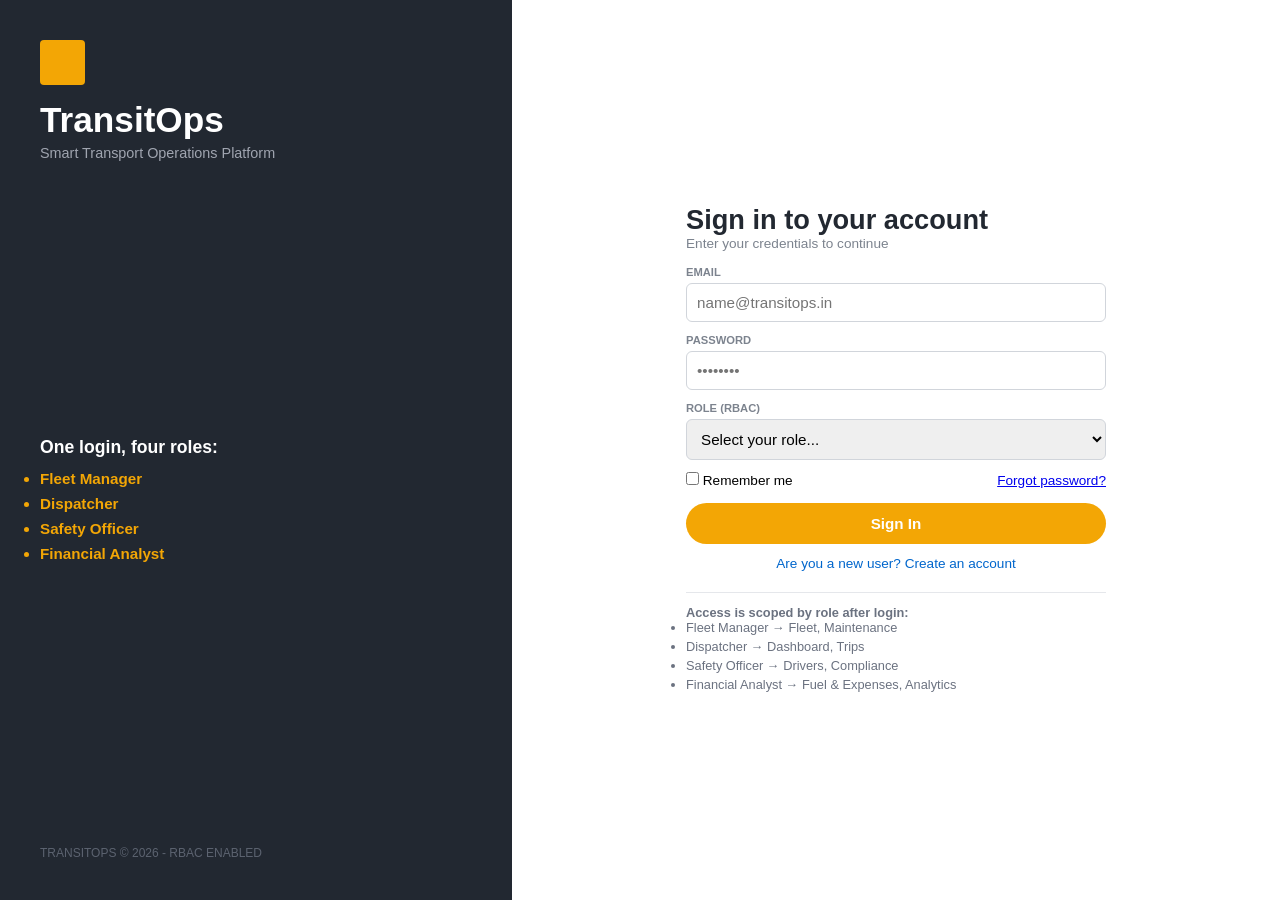
<file: index.html>
<!DOCTYPE html>
<html lang="en">
<head>
    <meta charset="UTF-8">
    <meta name="viewport" content="width=device-width, initial-scale=1.0">
    <title>TransitOps - Authentication</title>
    <link rel="stylesheet" href="styles.css">
</head>
<body>

    <div class="auth-container">
        
        <div class="auth-sidebar">
            <div class="logo-section">
                <div class="logo-box"></div>
                <h1>TransitOps</h1>
                <p>Smart Transport Operations Platform</p>
            </div>
            <div class="info-section">
                <h3>One login, four roles:</h3>
                <ul>
                    <li>Fleet Manager</li>
                    <li>Dispatcher</li>
                    <li>Safety Officer</li>
                    <li>Financial Analyst</li>
                </ul>
            </div>
            <div class="footer-text">TRANSITOPS © 2026 - RBAC ENABLED</div>
        </div>
        
        <div class="auth-form-panel">
            <div class="form-wrapper">
                <h2 id="form-title">Sign in to your account</h2>
                <p id="form-subtitle" class="subtitle">Enter your credentials to continue</p>
                
                <div id="error-message" class="error-banner" style="display: none;">
                    <span id="error-text">✖ Invalid credentials.</span> 
                    <span id="lock-warning" style="display: block; font-weight: bold; margin-top: 4px;"></span>
                </div>
                
                <form id="login-form">
                    <div class="input-group">
                        <label for="email">EMAIL</label>
                        <input type="email" id="email" placeholder="name@transitops.in" required>
                    </div>
                    
                    <div class="input-group">
                        <label for="password">PASSWORD</label>
                        <input type="password" id="password" placeholder="••••••••" required>
                    </div>
                    
                    <div class="input-group">
                        <label for="role">ROLE (RBAC)</label>
                        <select id="role" required>
                            <option value="">Select your role...</option>
                            <option value="Fleet Manager">Fleet Manager</option>
                            <option value="Dispatcher">Dispatcher</option>
                            <option value="Safety Officer">Safety Officer</option>
                            <option value="Financial Analyst">Financial Analyst</option>
                        </select>
                    </div>
                    
                    <div id="remember-row" class="form-options">
                        <label class="checkbox-container">
                            <input type="checkbox" id="remember-me"> Remember me
                        </label>
                        <a href="#" class="forgot-link">Forgot password?</a>
                    </div>
                    
                    <button type="submit" id="btn-submit" class="btn-signin">Sign In</button>
                    
                    <div class="toggle-container">
                        <a href="#" id="toggle-auth-mode">Are you a new user? Create an account</a>
                    </div>
                </form>
                
                <div class="scoped-info">
                    <p><strong>Access is scoped by role after login:</strong></p>
                    <ul>
                        <li>Fleet Manager → Fleet, Maintenance</li>
                        <li>Dispatcher → Dashboard, Trips</li>
                        <li>Safety Officer → Drivers, Compliance</li>
                        <li>Financial Analyst → Fuel & Expenses, Analytics</li>
                    </ul>
                </div>
            </div>
        </div>
        
    </div>

    <script src="script.js"></script>
</body>
</html>
</file>
<file: styles.css>
* {
    margin: 0;
    padding: 0;
    box-sizing: border-box;
    font-family: 'Segoe UI', Tahoma, Geneva, Verdana, sans-serif;
}

body, html {
    height: 100%;
    max-height: 100vh;
    overflow: hidden; /* Strictly locks out accidental window scrolling */
    background-color: #f8f9fa;
}

.auth-container {
    display: flex;
    height: 100vh;
    width: 100vw;
}

.auth-sidebar {
    width: 40%;
    background-color: #222831;
    color: #ffffff;
    padding: 40px; /* Reduced to balance space */
    display: flex;
    flex-direction: column;
    justify-content: space-between;
}

.logo-box {
    width: 45px;
    height: 45px;
    background-color: #f3a605;
    margin-bottom: 15px;
    border-radius: 4px;
}

.logo-section h1 {
    font-size: 2.2rem;
    font-weight: 600;
}

.logo-section p {
    color: #a0a5b0;
    margin-top: 5px;
    font-size: 0.9rem;
}

.info-section h3 {
    font-size: 1.1rem;
    margin-bottom: 12px;
}

.info-section li {
    margin-bottom: 8px;
    color: #f3a605;
    font-weight: bold;
    font-size: 0.95rem;
}

.footer-text {
    font-size: 0.75rem;
    color: #5c6370;
}

.auth-form-panel {
    width: 60%;
    background-color: #ffffff;
    display: flex;
    justify-content: center;
    align-items: center;
    padding: 20px 40px; /* Compact padding to push items inward */
}

.form-wrapper {
    width: 100%;
    max-width: 420px;
}

.form-wrapper h2 {
    font-size: 1.7rem;
    color: #222831;
}

.subtitle {
    color: #7c838e;
    margin-bottom: 15px;
    font-size: 0.85rem;
}

.input-group {
    margin-bottom: 12px; /* Very tight spacing footprint */
}

.input-group label {
    display: block;
    font-size: 0.7rem;
    font-weight: bold;
    color: #7c838e;
    margin-bottom: 5px;
}

.input-group input, .input-group select {
    width: 100%;
    padding: 10px;
    border: 1px solid #d1d5db;
    border-radius: 6px;
    font-size: 0.95rem;
}

.form-options {
    display: flex;
    justify-content: space-between;
    align-items: center;
    font-size: 0.85rem;
    margin-bottom: 15px;
}

.btn-signin {
    width: 100%;
    padding: 12px;
    background-color: #f3a605;
    color: #ffffff;
    border: none;
    border-radius: 25px;
    font-size: 0.95rem;
    font-weight: bold;
    cursor: pointer;
}

.toggle-container {
    text-align: center;
    margin-top: 10px;
}

.toggle-container a {
    font-size: 0.85rem;
    color: #0066cc;
    text-decoration: none;
}

/* Compact Error Box styling */
.error-banner {
    background-color: #fee2e2;
    border: 1px dashed #ef4444;
    color: #b91c1c;
    padding: 8px 12px;
    border-radius: 6px;
    margin-bottom: 15px;
    font-size: 0.85rem;
}

.scoped-info {
    margin-top: 20px;
    border-top: 1px solid #e5e7eb;
    padding-top: 12px;
    font-size: 0.8rem;
    color: #6b7280;
}

.scoped-info li {
    margin-bottom: 4px;
}

input:disabled, select:disabled, button:disabled {
    background-color: #f3f4f6;
    color: #9ca3af;
    cursor: not-allowed;
}
</file>
<file: dashboard-style.css>
* {
    margin: 0;
    padding: 0;
    box-sizing: border-box;
    font-family: 'Segoe UI', Arial, sans-serif;
}

body, html {
    height: 100vh;
    background-color: #f4f6f9;
    overflow: hidden;
}

.dashboard-container {
    display: flex;
    width: 100vw;
    height: 100vh;
}

/* LEFT SIDEBAR STYLES */
.sidebar {
    width: 240px;
    background-color: #1e2229;
    height: 100vh;
    color: #ffffff;
    padding: 20px;
    display: flex;
    flex-direction: column;
    align-items: flex-start;
}

.sidebar-brand {
    padding: 24px 20px;
    display: flex;
    align-items: center;
    gap: 12px;
    border-bottom: 1px solid #2d323e;
}

.brand-box {
    width: 32px;
    height: 32px;
    background-color: #f3a605;
    border-radius: 6px;
}

.sidebar-brand h2 {
    font-size: 1.25rem;
    font-weight: 600;
}

.sidebar-menu {
    width:100%;
    margin-top: 20px;
    display: flex;
    flex-direction: column;
}

.sidebar-menu a {
    margin-bottom: 10px;
    display: block;
}

.menu-item {
    padding: 12px 24px;
    color: #a3aed0;
    text-decoration: none;
    font-size: 0.95rem;
    transition: all 0.2s;
}

.menu-item:hover, .menu-item.active {
    background-color: #282e38;
    color: #ffffff;
    border-left: 4px solid #f3a605;
}

/* RIGHT CONTENT PANEL */
.main-workspace {
    flex: 1;
    display: flex;
    flex-direction: column;
    padding: 20px 30px;
    overflow-y: auto;
}

.top-bar {
    display: flex;
    justify-content: space-between;
    align-items: center;
    margin-bottom: 20px;
}

.search-wrapper input {
    width: 320px;
    padding: 10px 16px;
    border: 1px solid #e2e8f0;
    border-radius: 8px;
    outline: none;
}

.user-profile-badge {
    display: flex;
    align-items: center;
    gap: 12px;
    font-weight: 600;
}

.role-tag {
    background-color: #e0f2fe;
    color: #0369a1;
    padding: 4px 10px;
    border-radius: 12px;
    font-size: 0.75rem;
}

/* FILTER BAR ROW */
.filter-strip {
    display: flex;
    gap: 20px;
    background: #ffffff;
    padding: 15px 20px;
    border-radius: 10px;
    margin-bottom: 20px;
    box-shadow: 0 1px 3px rgba(0,0,0,0.05);
}

.filter-group {
    display: flex;
    flex-direction: column;
    gap: 4px;
}

.filter-group label {
    font-size: 0.75rem;
    font-weight: bold;
    color: #718096;
    text-transform: uppercase;
}

.filter-group select {
    padding: 8px 12px;
    border: 1px solid #cbd5e0;
    border-radius: 6px;
    min-width: 150px;
}

/* PERFORMANCE INDICATORS GRID */
.kpi-grid {
    display: grid;
    grid-template-columns: repeat(7, minmax(0, 1fr));
    gap: 10px;
    margin-bottom: 20px;
}

.kpi-card {
    background: #ffffff;
    padding: 10px 12px;
    border-radius: 6px;
    box-shadow: 0 1px 3px rgba(0,0,0,0.02);
    border-top: 3px solid #cbd5e1;
}

.kpi-card h3 {
    font-size: 0.68rem;
    color: #718096;
    margin-bottom: 4px;
    text-transform: uppercase;
    letter-spacing: 0.5px;
}

.kpi-value {
    font-size: 1.25rem;
    font-weight: 700;
    color: #1a202c;
    line-height: 1.2;
}

/* Color Accent Lines */
.border-blue { border-top-color: #3182ce; }
.border-green { border-top-color: #38a169; }
.border-orange { border-top-color: #dd6b20; }
.border-lightblue { border-top-color: #63b3ed; }
.border-purple { border-top-color: #805ad5; }
.border-navy { border-top-color: #2b6cb0; }
.border-emerald { border-top-color: #48bb78; }

/* DATA TABLES ROW MODULES */
.data-split-row {
    display: grid;
    grid-template-columns: 2fr 1fr;
    gap: 20px;
    align-items: start;
}

.table-container, .status-distribution-panel {
    background: #ffffff;
    padding: 20px;
    border-radius: 10px;
    box-shadow: 0 1px 3px rgba(0,0,0,0.05);
}

.table-container h3, .status-distribution-panel h3 {
    font-size: 1rem;
    color: #2d3748;
    margin-bottom: 15px;
}

.data-table {
    width: 100%;
    border-collapse: collapse;
    text-align: left;
    font-size: 0.9rem;
}

.data-table th {
    padding: 12px;
    background-color: #f7fafc;
    color: #4a5568;
    font-weight: 600;
    border-bottom: 2px solid #edf2f7;
}

.data-table td {
    padding: 12px;
    border-bottom: 1px solid #edf2f7;
    color: #4a5568;
}

/* Status Labels Components */
.badge {
    padding: 4px 8px;
    border-radius: 4px;
    font-size: 0.75rem;
    font-weight: bold;
}
.status-ontrip { background-color: #ebf8ff; color: #2b6cb0; }
.status-completed { background-color: #f0fff4; color: #22543d; }
.status-dispatched { background-color: #eef2ff; color: #4338ca; }
.status-draft { background-color: #f7fafc; color: #4a5568; }

/* RECTANGULAR BAR MATRIX */
.stat-progress-group {
    margin-bottom: 15px;
}

.progress-label {
    display: flex;
    justify-content: space-between;
    font-size: 0.85rem;
    margin-bottom: 4px;
}

.progress-bar-bg {
    width: 100%;
    height: 8px;
    background-color: #edf2f7;
    border-radius: 4px;
    overflow: hidden;
}

.progress-fill {
    height: 100%;
    border-radius: 4px;
}
.fill-green { background-color: #38a169; }
.fill-blue { background-color: #3182ce; }
.fill-orange { background-color: #dd6b20; }
.fill-red { background-color: #e53e3e; }
/* CRUD View Layout Engine */
.crud-layout-row {
    display: grid;
    grid-template-columns: 1fr 2fr; /* Form takes 1 part, table list takes 2 parts */
    gap: 20px;
    align-items: start;
    margin-top: 10px;
}

.crud-form-card {
    background: #ffffff;
    padding: 20px;
    border-radius: 8px;
    box-shadow: 0 1px 3px rgba(0,0,0,0.05);
}

.crud-form-card h3, .crud-table-card h3 {
    font-size: 1rem;
    color: #2d3748;
    margin-bottom: 15px;
    font-weight: 600;
}

.btn-action-submit {
    width: 100%;
    padding: 10px;
    background-color: #222831; /* Contrasting dark button design */
    color: #ffffff;
    border: none;
    border-radius: 6px;
    font-weight: bold;
    cursor: pointer;
    margin-top: 5px;
}

.btn-action-submit:hover {
    background-color: #f3a605;
}

/* Action button component for row removal */
.btn-delete-row {
    background-color: #fee2e2;
    color: #ef4444;
    border: 1px solid #fee2e2;
    padding: 4px 8px;
    border-radius: 4px;
    cursor: pointer;
    font-size: 0.8rem;
    font-weight: 600;
}

.btn-delete-row:hover {
    background-color: #ef4444;
    color: #ffffff;
}

.crud-table-card {
    background: #ffffff;
    padding: 20px;
    border-radius: 8px;
    box-shadow: 0 1px 3px rgba(0,0,0,0.05);
}
/* Inline form input field pairs alignment */
.form-input-grid {
    display: grid;
    grid-template-columns: 1fr 1fr;
    gap: 12px;
}

/* Horizontal scroll handler if tables contain many tracking column headings */
.table-responsive-wrapper {
    width: 100%;
    overflow-x: auto;
}

/* Make font sizes tighter to prevent wrapping on dense data sets */
.data-table th, .data-table td {
    padding: 10px 8px;
    font-size: 0.82rem;
}
/* Custom status tags match for Vehicle Management workflows */
.badge.status-suspended {
    background-color: #fee2e2;
    color: #ef4444;
    border: 1px solid #fca5a5;
}

/* Ensure data inputs wrap cleanly inside target views */
input[type="date"] {
    width: 100%;
    padding: 8px 10px;
    border: 1px solid #cbd5e1;
    border-radius: 6px;
    font-size: 0.88rem;
    box-sizing: border-box;
}
/* Live Operations Cards Matrix Grid Setup */
.live-board-grid {
    display: grid;
    grid-template-columns: repeat(auto-fill, minmax(280px, 1fr));
    gap: 16px;
    max-height: 520px;
    overflow-y: auto;
    padding: 4px;
}

.live-board-card {
    background: #ffffff;
    border: 1px solid #e2e8f0;
    border-radius: 8px;
    padding: 14px;
    box-shadow: 0 1px 3px rgba(0,0,0,0.05);
    display: flex;
    flex-direction: column;
    justify-content: space-between;
}

.card-header-row {
    display: flex;
    justify-content: space-between;
    align-items: center;
    margin-bottom: 10px;
}

.route-text {
    font-size: 0.92rem;
    color: #1e293b;
    margin: 4px 0;
}

.asset-meta, .log-meta {
    font-size: 0.82rem;
    color: #64748b;
    margin: 2px 0;
}

.eta-note {
    font-size: 0.8rem;
    color: #b45309;
    background: #fef3c7;
    padding: 2px 6px;
    border-radius: 4px;
    display: inline-block;
    margin-top: 5px;
}

/* Custom Alert Context Banners Setup */
.alert-banner-danger {
    background-color: #fef2f2;
    color: #dc2626;
    border: 1px solid #fee2e2;
    padding: 10px;
    border-radius: 6px;
    font-size: 0.82rem;
    margin-top: 10px;
    line-height: 1.4;
}

.status-pipeline-select {
    width: 100%;
    padding: 6px;
    border-radius: 4px;
    border: 1px solid #cbd5e1;
    font-size: 0.82rem;
    background: #f8fafc;
    cursor: pointer;
    margin-top: 10px;
}

/* Supplemental Badge Mappings */
.badge.status-orange {
    background-color: #ffedd5;
    color: #ea580c;
    border: 1px solid #fed7aa;
}
.btn-action-secondary {
    background-color: #e2e8f0;
    color: #475569;
    border: none;
    padding: 10px;
    border-radius: 6px;
    font-weight: 600;
    cursor: pointer;
    font-size: 0.88rem;
}
.btn-action-secondary:hover {
    background-color: #cbd5e1;
}
/* Interactive Maintenance Dropdown Badges */
select.maintenance-state-select {
    font-weight: 600;
    padding: 4px 8px;
    border-radius: 4px;
    border: 1px solid transparent;
    cursor: pointer;
    font-size: 0.85rem;
    outline: none;
}

select.maintenance-state-select.status-orange {
    background-color: #ffedd5;
    color: #ea580c;
    border-color: #fed7aa;
}

select.maintenance-state-select.status-completed {
    background-color: #d1fae5;
    color: #065f46;
    border-color: #a7f3d0;
}
/* --- DARK MODE STYLES --- */

/* Base body background swap */
body.dark-mode {
    background-color: #0f172a; /* Deep Slate Blue */
    color: #f8fafc;
}

/* Sidebar Adjustment (optional, making it slightly darker or distinct) */
body.dark-mode .sidebar {
    background: #0b0f19;
}

/* Main Workspace & Tab/Ledger Panes */
body.dark-mode .main-workspace {
    background-color: #0f172a;
}

body.dark-mode .tab-pane {
    background-color: #1e293b; /* Medium Dark Slate for cards/tables */
    border-color: #334155; /* Subtle border */
    color: #f8fafc;
}

/* Forms, Inputs, and Select Dropdowns */
body.dark-mode input, 
body.dark-mode select {
    background-color: #334155;
    color: #ffffff;
    border: 1px solid #475569;
}

body.dark-mode input::placeholder {
    color: #94a3b8;
}

/* Action Buttons & Tables */
body.dark-mode table {
    color: #e2e8f0;
}

/* Theme Toggle Button Style */
.theme-toggle-btn {
    background: #334155;
    color: #fff;
    border: none;
    padding: 8px 12px;
    cursor: pointer;
    border-radius: 6px;
    font-weight: 600;
    margin-top: auto; /* Pushes it to the bottom if using a flex sidebar */
    width: 100%;
    text-align: left;
}

body.dark-mode .theme-toggle-btn {
    background: #f8fafc;
    color: #0f172a;
}
/* Ensure all text labels within the dark-mode form are visible */
body.dark-mode #trip-form, 
body.dark-mode #fleet-form,
body.dark-mode .tab-pane {
    color: #f8fafc; /* Sets white text for all labels inside forms/panes */
}

/* Specifically target labels or text directly inside the form */
body.dark-mode form label,
body.dark-mode form {
    color: #f8fafc !important;
}

/* Ensure the inputs themselves have high-contrast text */
body.dark-mode input, 
body.dark-mode select {
    background-color: #334155;
    color: #ffffff !important; /* Forces the text typed inside to be white */
    border: 1px solid #475569;
}
/* Force-override everything to make text visible in Dark Mode */
body.dark-mode, 
body.dark-mode label, 
body.dark-mode p, 
body.dark-mode span, 
body.dark-mode h1, 
body.dark-mode h2, 
body.dark-mode h3, 
body.dark-mode div, 
body.dark-mode td, 
body.dark-mode th {
    color: #ff0000 !important;
}

/* Ensure inputs themselves are readable */
body.dark-mode input, 
body.dark-mode select {
    background-color: #1e293b !important;
    color: #ffffff !important;
    border: 1px solid #475569 !important;
}
/* Explicitly fix text color for Maintenance and Input labels in Dark Mode */
body.dark-mode .view-section,
body.dark-mode .tab-pane,
body.dark-mode form {
    color: #ffffff !important; /* Forces all text inside these to be white */
}
</file>
